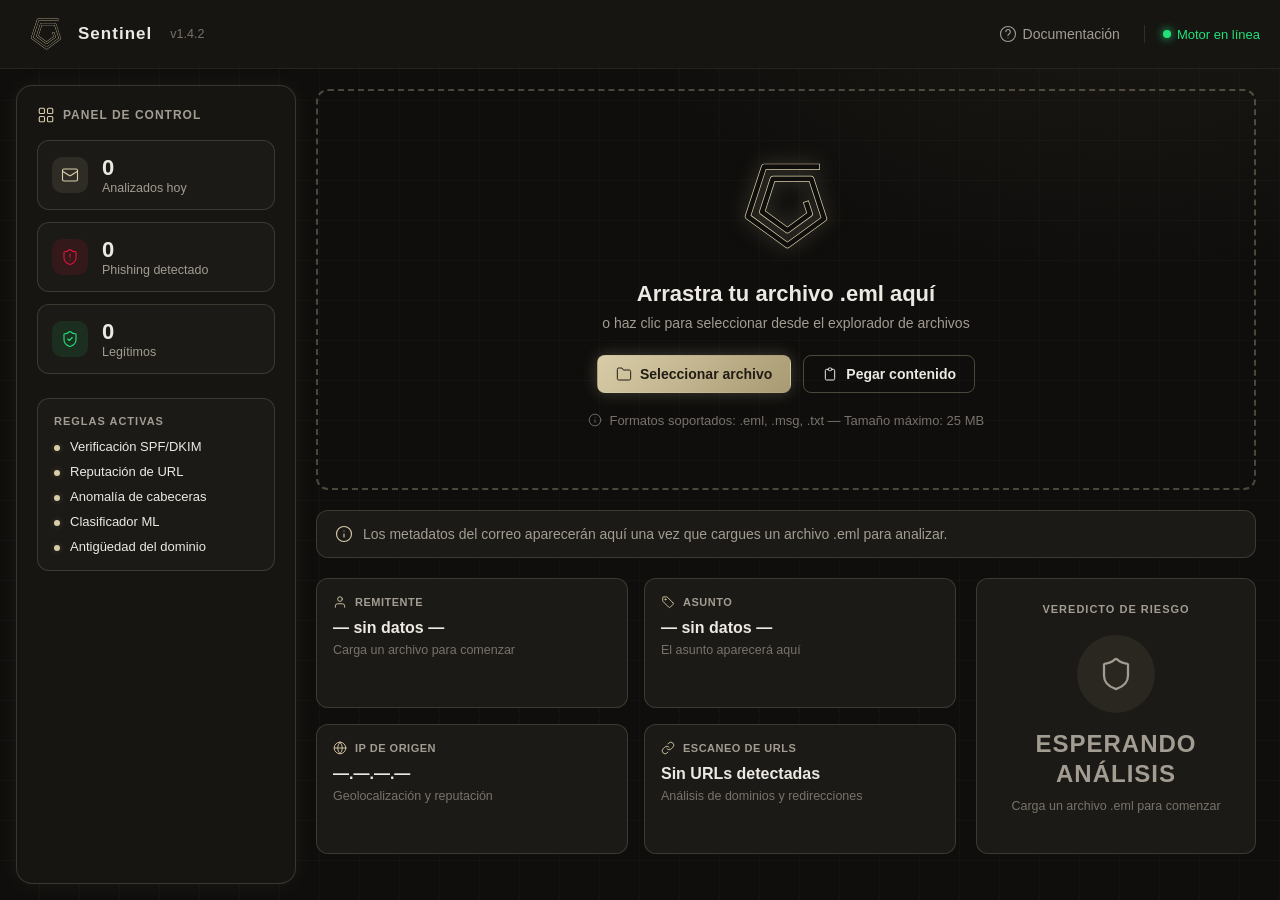
<file: frontend/index.html>
<!DOCTYPE html>
<html lang="es">
<head>
  <meta charset="UTF-8" />
  <meta name="viewport" content="width=device-width, initial-scale=1.0" />
  <title>Sentinel — Analizador de phishing</title>
  <link rel="stylesheet" href="style.css" />
</head>
<body>

  <!-- Barra superior -->
  <header class="topbar">
    <div class="topbar-left">
      <div class="logo-trigger">
        <!-- Logo Sentinel: cinta "S" de dos tonos (demo de referencia: frontend/logo.html) -->
        <svg class="logo-svg" viewBox="0 0 200 200" xmlns="http://www.w3.org/2000/svg" aria-label="Sentinel">
          <defs>
            <path id="logo-banda-exterior" pathLength="100" d="M161.8 28.5 L60.1 28.5 L30.6 119.2 L102.6 171.5 L169.4 123.0 L145.8 50.5 L76.1 50.5 L56.5 110.8 L102.6 144.3 L143.5 114.5 L136.0 91.4"/>
            <path id="logo-banda-interior" d="M160.5 28.5 L60.1 28.5 L30.6 119.2 L102.6 171.5 L169.4 123.0 L145.8 50.5 L76.1 50.5 L56.5 110.8 L102.6 144.3 L143.5 114.5 L136.4 92.7"/>
          </defs>
          <use href="#logo-banda-exterior" class="logo-trazo"/>
          <use href="#logo-banda-interior" class="logo-relleno"/>
        </svg>
        <span class="brand">Sentinel</span>
      </div>
      <span class="version">v1.4.2</span>
    </div>
    <div class="topbar-right">
      <button class="topbar-link">
        <svg class="icon" viewBox="0 0 24 24" fill="none" stroke="currentColor" stroke-width="1.5" stroke-linecap="round" stroke-linejoin="round"><circle cx="12" cy="12" r="10"/><path d="M9.09 9a3 3 0 1 1 5.83 1c0 2-3 2-3 4"/><line x1="12" y1="17" x2="12.01" y2="17"/></svg>
        Documentación
      </button>
      <span class="divider"></span>
      <span class="engine-status">
        <span class="status-dot"></span>
        Motor en línea
      </span>
    </div>
  </header>

  <div class="layout">

    <!-- Panel lateral izquierdo -->
    <aside class="sidebar">
      <h2 class="sidebar-title">
        <svg class="icon" viewBox="0 0 24 24" fill="none" stroke="currentColor" stroke-width="1.5" stroke-linecap="round" stroke-linejoin="round"><rect x="3" y="3" width="7" height="7" rx="1.5"/><rect x="14" y="3" width="7" height="7" rx="1.5"/><rect x="14" y="14" width="7" height="7" rx="1.5"/><rect x="3" y="14" width="7" height="7" rx="1.5"/></svg>
        PANEL DE CONTROL
      </h2>

      <div class="stat-card spotlight">
        <div class="stat-icon">
          <svg viewBox="0 0 24 24" fill="none" stroke="currentColor" stroke-width="1.5" stroke-linecap="round" stroke-linejoin="round"><rect x="2" y="4" width="20" height="16" rx="2"/><path d="m22 7-8.97 5.7a1.94 1.94 0 0 1-2.06 0L2 7"/></svg>
        </div>
        <div>
          <div class="stat-number" id="contador-analizados">0</div>
          <div class="stat-label">Analizados hoy</div>
        </div>
      </div>

      <div class="stat-card spotlight">
        <div class="stat-icon stat-icon-danger">
          <svg viewBox="0 0 24 24" fill="none" stroke="currentColor" stroke-width="1.5" stroke-linecap="round" stroke-linejoin="round"><path d="M20 13c0 5-3.5 7.5-7.66 8.95a1 1 0 0 1-.67-.01C7.5 20.5 4 18 4 13V6a1 1 0 0 1 1-1c2 0 4.5-1.2 6.24-2.72a1.17 1.17 0 0 1 1.52 0C14.51 3.81 17 5 19 5a1 1 0 0 1 1 1z"/><path d="M12 8v4"/><path d="M12 16h.01"/></svg>
        </div>
        <div>
          <div class="stat-number" id="contador-phishing">0</div>
          <div class="stat-label">Phishing detectado</div>
        </div>
      </div>

      <div class="stat-card spotlight">
        <div class="stat-icon stat-icon-success">
          <svg viewBox="0 0 24 24" fill="none" stroke="currentColor" stroke-width="1.5" stroke-linecap="round" stroke-linejoin="round"><path d="M20 13c0 5-3.5 7.5-7.66 8.95a1 1 0 0 1-.67-.01C7.5 20.5 4 18 4 13V6a1 1 0 0 1 1-1c2 0 4.5-1.2 6.24-2.72a1.17 1.17 0 0 1 1.52 0C14.51 3.81 17 5 19 5a1 1 0 0 1 1 1z"/><path d="m9 12 2 2 4-4"/></svg>
        </div>
        <div>
          <div class="stat-number" id="contador-legitimos">0</div>
          <div class="stat-label">Legítimos</div>
        </div>
      </div>

      <div class="rules-card">
        <h3 class="rules-title">REGLAS ACTIVAS</h3>
        <ul class="rules-list">
          <li><span class="rule-dot"></span>Verificación SPF/DKIM</li>
          <li><span class="rule-dot"></span>Reputación de URL</li>
          <li><span class="rule-dot"></span>Anomalía de cabeceras</li>
          <li><span class="rule-dot"></span>Clasificador ML</li>
          <li><span class="rule-dot"></span>Antigüedad del dominio</li>
        </ul>
      </div>
    </aside>

    <!-- Contenido principal -->
    <main class="content">

      <!-- Zona de carga -->
      <section class="dropzone" id="dropzone">

        <div class="dropzone-normal">
          <!-- Logo Sentinel (versión grande para la zona de arrastre) -->
          <div class="dropzone-logo">
            <svg viewBox="0 0 200 200" xmlns="http://www.w3.org/2000/svg" aria-hidden="true">
              <defs>
                <path id="dz-banda-exterior" d="M161.8 28.5 L60.1 28.5 L30.6 119.2 L102.6 171.5 L169.4 123.0 L145.8 50.5 L76.1 50.5 L56.5 110.8 L102.6 144.3 L143.5 114.5 L136.0 91.4"/>
                <path id="dz-banda-interior" d="M160.5 28.5 L60.1 28.5 L30.6 119.2 L102.6 171.5 L169.4 123.0 L145.8 50.5 L76.1 50.5 L56.5 110.8 L102.6 144.3 L143.5 114.5 L136.4 92.7"/>
              </defs>
              <use href="#dz-banda-exterior" class="dz-exterior"/>
              <use href="#dz-banda-interior" class="dz-interior"/>
            </svg>
          </div>
          <h1 class="dropzone-title">Arrastra tu archivo .eml aquí</h1>
          <p class="dropzone-subtitle">o haz clic para seleccionar desde el explorador de archivos</p>

          <div class="dropzone-actions">
            <button class="btn btn-primary spotlight" id="btn-seleccionar">
              <svg viewBox="0 0 24 24" fill="none" stroke="currentColor" stroke-width="1.5" stroke-linecap="round" stroke-linejoin="round"><path d="M22 19a2 2 0 0 1-2 2H4a2 2 0 0 1-2-2V5a2 2 0 0 1 2-2h5l2 3h9a2 2 0 0 1 2 2z"/></svg>
              Seleccionar archivo
            </button>
            <button class="btn btn-secondary" id="btn-pegar">
              <svg viewBox="0 0 24 24" fill="none" stroke="currentColor" stroke-width="1.5" stroke-linecap="round" stroke-linejoin="round"><path d="M9 5H7a2 2 0 0 0-2 2v12a2 2 0 0 0 2 2h10a2 2 0 0 0 2-2V7a2 2 0 0 0-2-2h-2M9 5a2 2 0 0 0 2 2h2a2 2 0 0 0 2-2M9 5a2 2 0 0 1 2-2h2a2 2 0 0 1 2 2"/></svg>
              Pegar contenido
            </button>
          </div>

          <p class="dropzone-formats">
            <svg class="icon-inline" viewBox="0 0 24 24" fill="none" stroke="currentColor" stroke-width="1.5" stroke-linecap="round" stroke-linejoin="round"><circle cx="12" cy="12" r="10"/><line x1="12" y1="16" x2="12" y2="12"/><line x1="12" y1="8" x2="12.01" y2="8"/></svg>
            Formatos soportados: .eml, .msg, .txt — Tamaño máximo: 25 MB
          </p>
        </div>

        <!-- Estado de carga (oculto por defecto; se muestra con la clase "analizando") -->
        <div class="dropzone-analizando">
          <div class="puntos-carga">
            <span class="punto"></span>
            <span class="punto"></span>
            <span class="punto"></span>
          </div>
          <p class="analizando-texto">Analizando...</p>
        </div>

        <input type="file" id="input-archivo" accept=".eml,.msg,.txt" hidden />
      </section>

      <!-- Modal para pegar contenido -->
      <div class="modal-overlay" id="modal-pegar" hidden>
        <div class="modal">
          <h3>Pegar contenido del correo</h3>
          <textarea id="textarea-pegar" placeholder="Pega aquí el contenido crudo del .eml..."></textarea>
          <div class="modal-actions">
            <button class="btn btn-secondary" id="btn-cancelar-pegar">Cancelar</button>
            <button class="btn btn-primary" id="btn-confirmar-pegar">Analizar</button>
          </div>
        </div>
      </div>

      <!-- Aviso de estado / metadatos -->
      <div class="info-bar" id="info-bar">
        <span class="info-bar-icons">
          <!-- Icono: información -->
          <svg class="info-icon info-icon-info" viewBox="0 0 24 24" fill="none" stroke="currentColor" stroke-width="1.5" stroke-linecap="round" stroke-linejoin="round"><circle cx="12" cy="12" r="10"/><line x1="12" y1="16" x2="12" y2="12"/><line x1="12" y1="8" x2="12.01" y2="8"/></svg>
          <!-- Icono: reloj (aguja animada durante el análisis) -->
          <svg class="info-icon info-icon-reloj" viewBox="0 0 24 24" fill="none" stroke="currentColor" stroke-width="1.5" stroke-linecap="round" stroke-linejoin="round"><circle cx="12" cy="12" r="10"/><g class="aguja-reloj"><polyline points="12 7 12 12 15.5 13.5"/></g></svg>
          <!-- Icono: check (análisis completado) -->
          <svg class="info-icon info-icon-check" viewBox="0 0 24 24" fill="none" stroke="currentColor" stroke-width="1.5" stroke-linecap="round" stroke-linejoin="round"><circle cx="12" cy="12" r="10"/><path d="m8.5 12.5 2.5 2.5 4.5-5"/></svg>
        </span>
        <span id="info-bar-texto">Los metadatos del correo aparecerán aquí una vez que cargues un archivo .eml para analizar.</span>
      </div>

      <!-- Grid de resultados + veredicto -->
      <div class="results-layout">

        <div class="results-grid">
          <div class="result-card spotlight">
            <h4 class="result-label"><svg class="icon-sm" viewBox="0 0 24 24" fill="none" stroke="currentColor" stroke-width="1.5" stroke-linecap="round" stroke-linejoin="round"><path d="M20 21v-2a4 4 0 0 0-4-4H8a4 4 0 0 0-4 4v2"/><circle cx="12" cy="7" r="4"/></svg>REMITENTE</h4>
            <div class="result-value" id="valor-remitente">— sin datos —</div>
            <div class="result-hint" id="hint-remitente">Carga un archivo para comenzar</div>
          </div>

          <div class="result-card spotlight">
            <h4 class="result-label"><svg class="icon-sm" viewBox="0 0 24 24" fill="none" stroke="currentColor" stroke-width="1.5" stroke-linecap="round" stroke-linejoin="round"><path d="M20.59 13.41 11 3.83A2 2 0 0 0 9.59 3.24H4a1 1 0 0 0-1 1v5.59a2 2 0 0 0 .59 1.41l9.58 9.58a2 2 0 0 0 2.82 0l4.6-4.6a2 2 0 0 0 0-2.82Z"/><circle cx="7.5" cy="7.5" r="1"/></svg>ASUNTO</h4>
            <div class="result-value" id="valor-asunto">— sin datos —</div>
            <div class="result-hint">El asunto aparecerá aquí</div>
          </div>

          <div class="result-card spotlight">
            <h4 class="result-label"><svg class="icon-sm" viewBox="0 0 24 24" fill="none" stroke="currentColor" stroke-width="1.5" stroke-linecap="round" stroke-linejoin="round"><circle cx="12" cy="12" r="10"/><line x1="2" y1="12" x2="22" y2="12"/><path d="M12 2a15.3 15.3 0 0 1 4 10 15.3 15.3 0 0 1-4 10 15.3 15.3 0 0 1-4-10 15.3 15.3 0 0 1 4-10Z"/></svg>IP DE ORIGEN</h4>
            <div class="result-value" id="valor-ip">—.—.—.—</div>
            <div class="result-hint">Geolocalización y reputación</div>
          </div>

          <div class="result-card spotlight">
            <h4 class="result-label"><svg class="icon-sm" viewBox="0 0 24 24" fill="none" stroke="currentColor" stroke-width="1.5" stroke-linecap="round" stroke-linejoin="round"><path d="M10 13a5 5 0 0 0 7.54.54l3-3a5 5 0 0 0-7.07-7.07l-1.72 1.71"/><path d="M14 11a5 5 0 0 0-7.54-.54l-3 3a5 5 0 0 0 7.07 7.07l1.71-1.71"/></svg>ESCANEO DE URLS</h4>
            <div class="result-value" id="valor-urls">Sin URLs detectadas</div>
            <div class="result-hint">Análisis de dominios y redirecciones</div>
          </div>
        </div>

        <div class="verdict-card" id="verdict-card">
          <h3 class="verdict-title">VEREDICTO DE RIESGO</h3>
          <div class="verdict-icon" id="verdict-icon">
            <svg viewBox="0 0 24 24" fill="none" stroke="currentColor" stroke-width="1.5" stroke-linecap="round" stroke-linejoin="round"><path d="M20 13c0 5-3.5 7.5-7.66 8.95a1 1 0 0 1-.67-.01C7.5 20.5 4 18 4 13V6a1 1 0 0 1 1-1c2 0 4.5-1.2 6.24-2.72a1.17 1.17 0 0 1 1.52 0C14.51 3.81 17 5 19 5a1 1 0 0 1 1 1z"/></svg>
          </div>
          <div class="verdict-text" id="verdict-text">Esperando<br>análisis</div>
          <p class="verdict-hint" id="verdict-hint">Carga un archivo .eml para comenzar</p>
          <div class="verdict-meter" id="verdict-meter" hidden>
            <div class="verdict-meter-fill" id="verdict-meter-fill"></div>
          </div>
        </div>

      </div>
    </main>
  </div>

  <script src="app.js"></script>
</body>
</html>
</file>
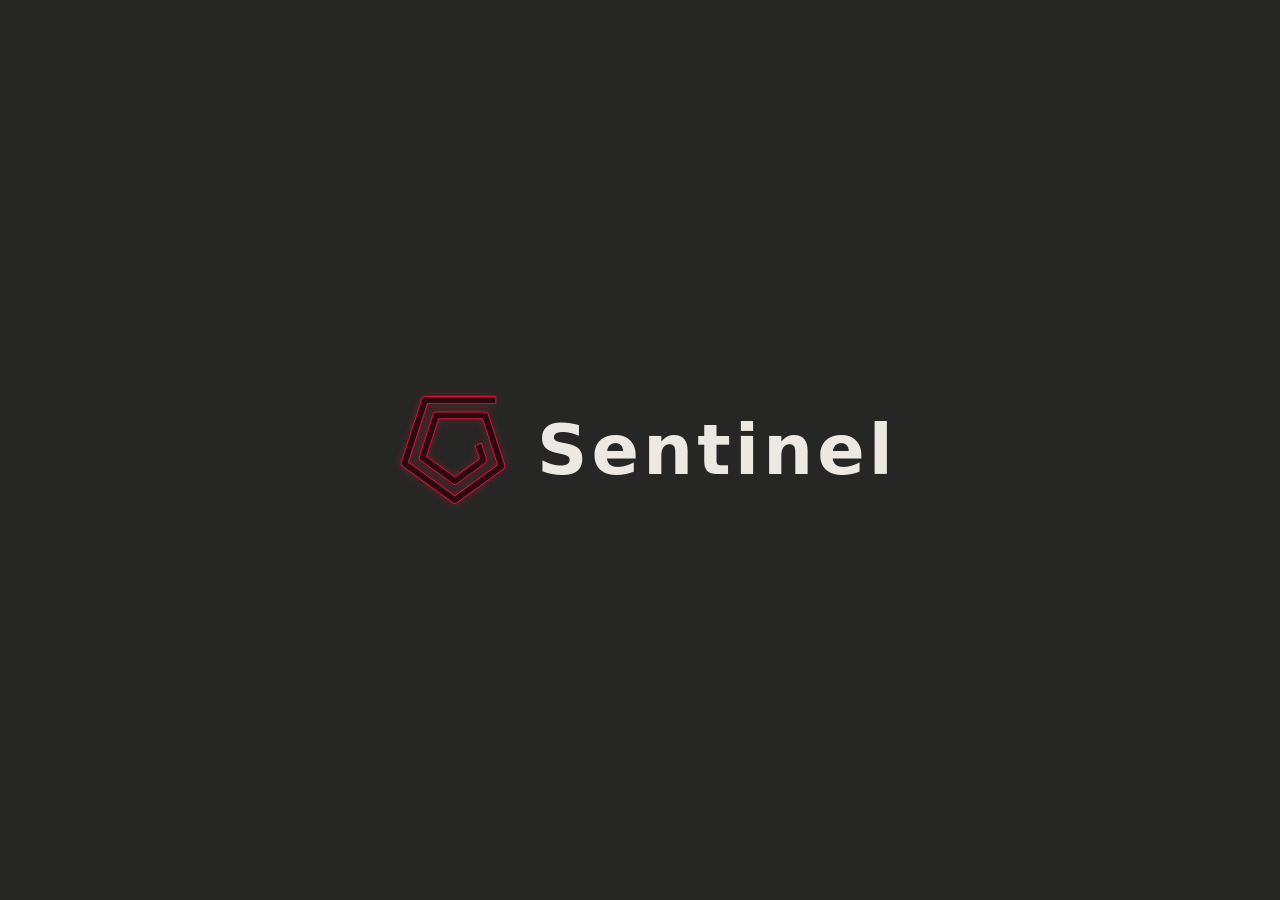
<file: frontend/logo.html>
<!DOCTYPE html>
<html lang="es">
<head>
  <meta charset="UTF-8">
  <meta name="viewport" content="width=device-width, initial-scale=1">
  <title>Sentinel — Logo</title>
  <style>
    :root {
      --crimson: #dc143c;       /* contorno del logo */
      --logo-fill: #2a0a10;     /* relleno oscuro de la banda */
      --logo-size: 64px;        /* tamaño del icono */
      --bg-demo: #262624;
      --text-main: #ece9e2;
    }

    .sentinel-logo {
      display: inline-flex;
      align-items: center;
      gap: 14px;
      text-decoration: none;
      user-select: none;
    }

    .sentinel-logo__icon {
      width: var(--logo-size);
      height: var(--logo-size);
      overflow: visible;
      filter: drop-shadow(0 0 4px rgba(220, 20, 60, 0.35));
      transition: filter .3s ease, transform .3s ease;
    }

    /* Banda: contorno rojo + relleno oscuro encima */
    .sentinel-logo__outline {
      fill: none; stroke: var(--crimson); stroke-width: 11;
      stroke-linejoin: round; stroke-linecap: butt;
    }
    .sentinel-logo__inner {
      fill: none; stroke: var(--logo-fill); stroke-width: 8.4;
      stroke-linejoin: round; stroke-linecap: butt;
    }

    .sentinel-logo__name {
      font-family: "Segoe UI", "Inter", system-ui, sans-serif;
      font-size: calc(var(--logo-size) * 0.5);
      font-weight: 600;
      letter-spacing: .06em;
      color: var(--text-main);
      line-height: 1;
    }

    .sentinel-logo:hover .sentinel-logo__icon {
      transform: scale(1.05);
      filter: drop-shadow(0 0 10px rgba(220, 20, 60, 0.7));
    }

    @media (prefers-reduced-motion: reduce) {
      .sentinel-logo__icon { transition: none; }
    }

    /* ===== Solo para la demo ===== */
    body.demo {
      margin: 0; min-height: 100vh;
      display: grid; place-items: center;
      background: var(--bg-demo);
    }
    .demo .sentinel-logo { --logo-size: 140px; }
  </style>
</head>
<body class="demo">

  <!-- ===== LOGO (copia este bloque en tu cabecera) ===== -->
  <a class="sentinel-logo" href="#" aria-label="Sentinel">
    <svg class="sentinel-logo__icon" viewBox="0 0 200 200" xmlns="http://www.w3.org/2000/svg" aria-hidden="true">
      <defs>
        <path id="sentinel-red" d="M161.8 28.5 L60.1 28.5 L30.6 119.2 L102.6 171.5 L169.4 123.0 L145.8 50.5 L76.1 50.5 L56.5 110.8 L102.6 144.3 L143.5 114.5 L136.0 91.4"/>
        <path id="sentinel-dark" d="M160.5 28.5 L60.1 28.5 L30.6 119.2 L102.6 171.5 L169.4 123.0 L145.8 50.5 L76.1 50.5 L56.5 110.8 L102.6 144.3 L143.5 114.5 L136.4 92.7"/>
      </defs>
      <use href="#sentinel-red" class="sentinel-logo__outline"/>
      <use href="#sentinel-dark" class="sentinel-logo__inner"/>
    </svg>
    <span class="sentinel-logo__name">Sentinel</span>
  </a>
  <!-- ===== FIN LOGO ===== -->

</body>
</html>
</file>
<file: frontend/style.css>
/*
 * style.css
 * --------
 * Tema de Sentinel.
 * - Base: grises cálidos muy oscuros (sin negro puro) con retícula tenue.
 * - Acento de UI: beige arena (bordes, iconos, botones, glow).
 * - Alertas: carmesí #DC143C SOLO en phishing, errores y alertas.
 * - Logo: cinta "S" de dos tonos (ver frontend/logo.html como demo).
 * - Todo parametrizado con variables en :root.
 */

@property --angle {
  syntax: "<angle>";
  initial-value: 0deg;
  inherits: false;
}

:root {
  /* Fondos y bordes (grises cálidos muy oscuros, estilo delta.dev) */
  --bg: #0f0e0c;
  --bg-panel: #161512;
  --bg-card: #1c1a16;
  --bg-input: #0b0a09;
  --border: rgba(255, 255, 255, 0.06);
  --border-strong: rgba(255, 255, 255, 0.11);

  /* Acento beige arena (UI general: bordes, iconos, botones, glow) */
  --beige: #d9cda9;
  --beige-strong: #ece3c8;
  --beige-dark: #a89a72;
  --beige-dim: rgba(217, 205, 169, 0.45);
  --beige-soft: rgba(217, 205, 169, 0.3);
  --beige-faint: rgba(217, 205, 169, 0.18);
  --beige-glow: rgba(217, 205, 169, 0.25);

  /* Alertas: carmesí SOLO para phishing, errores y alertas */
  --crimson: #dc143c;
  --crimson-dark: #8a0303;
  --crimson-glow: rgba(220, 20, 60, 0.35);
  --crimson-soft: rgba(220, 20, 60, 0.55);
  --crimson-live: rgba(220, 20, 60, 0.9);

  /* Texto */
  --text: #ece9e2;
  --text-dim: #a29c92;
  --text-faint: #78726a;

  /* Colores de veredicto */
  --verdict-phishing: #ff2d55;
  --verdict-sospechoso: #ffa31a;
  --verdict-legitimo: #22e07a;

  --green: #22e07a;
  --radius: 12px;
  --radius-panel: 16px;

  /* Curvas de movimiento (delta.dev + Caelestia) */
  --ease-out: cubic-bezier(0.16, 1, 0.3, 1);   /* expo-out fluido (delta.dev) */
  --ease-spring: cubic-bezier(0.34, 1.56, 0.64, 1); /* resorte con overshoot (Caelestia) */
}

* {
  box-sizing: border-box;
}

body {
  margin: 0;
  height: 100vh;
  overflow: hidden;
  display: flex;
  flex-direction: column;
  /* Fondo oscuro cálido con retícula tenue (40px) y halo beige difuminado */
  background:
    radial-gradient(900px 620px at 88% -12%, rgba(217, 205, 169, 0.07), transparent 62%),
    repeating-linear-gradient(0deg, transparent 0 39px, rgba(255, 255, 255, 0.02) 39px 40px),
    repeating-linear-gradient(90deg, transparent 0 39px, rgba(255, 255, 255, 0.02) 39px 40px),
    var(--bg);
  color: var(--text);
  font-family: "Segoe UI", -apple-system, BlinkMacSystemFont, sans-serif;
  font-size: 14px;
}

/* ---------- Scrollbar personalizada (fina, beige) ---------- */

::-webkit-scrollbar {
  width: 8px;
  height: 8px;
}

::-webkit-scrollbar-track {
  background: transparent;
}

::-webkit-scrollbar-thumb {
  background: linear-gradient(180deg, var(--beige-dark), #7e7354);
  border-radius: 999px;
}

::-webkit-scrollbar-thumb:hover {
  background: var(--beige);
}

/* ---------- Iconos base ---------- */

.icon {
  width: 18px;
  height: 18px;
}

.icon-sm {
  width: 14px;
  height: 14px;
  color: var(--text-dim);
}

.icon-inline {
  width: 14px;
  height: 14px;
  vertical-align: -2px;
  margin-right: 4px;
}

/* ---------- Barra superior ---------- */

.topbar {
  display: flex;
  align-items: center;
  justify-content: space-between;
  padding: 10px 20px;
  border-bottom: 1px solid var(--border);
  background: var(--bg-panel);
  flex-shrink: 0;
}

.topbar-left {
  display: flex;
  align-items: center;
  gap: 12px;
}

/* ---------- Logo Sentinel (cinta "S" de dos tonos) ---------- */

.logo-trigger {
  display: flex;
  align-items: center;
  gap: 12px;
  padding: 4px 6px;
  border-radius: 10px;
}

.logo-svg {
  width: 40px;
  height: 40px;
  overflow: visible;
  /* (E) Respiro del glow */
  animation: logo-respiro 5s ease-in-out infinite;
}

/* Trazo exterior: banda beige; se dibuja al cargar y en hover */
.logo-trazo {
  fill: none;
  stroke: var(--beige);
  stroke-width: 11;
  stroke-linejoin: round;
  stroke-linecap: butt;
  stroke-dasharray: 100;
  stroke-dashoffset: 0;
  animation: trazar 1.6s cubic-bezier(0.45, 0, 0.2, 1) 0.3s backwards;
}

.logo-trigger:hover .logo-trazo {
  animation: trazar 1.1s cubic-bezier(0.45, 0, 0.2, 1);
}

/* Trazo interior: del color del panel — crea el efecto de cinta */
.logo-relleno {
  fill: none;
  stroke: var(--bg-panel);
  stroke-width: 8.4;
  stroke-linejoin: round;
  stroke-linecap: butt;
  animation: aparecer 0.3s var(--ease-out) 1.5s backwards;
}

/* (A) Lift 3D estilo delta.dev al hacer hover (sombra dura de acento) */
.logo-trigger:hover .logo-svg {
  animation: delta-lift 1.1s var(--ease-out);
}

@keyframes trazar {
  0% { stroke-dashoffset: 100; opacity: 0.2; }
  12% { opacity: 1; }
  70% { stroke-dashoffset: 0; }
  100% { stroke-dashoffset: 0; }
}

@keyframes delta-lift {
  0% {
    filter: drop-shadow(0 0 6px var(--beige-glow));
    transform: perspective(400px) rotateX(0) rotateY(0) translateY(0);
  }
  46% {
    filter: drop-shadow(-4px 6px 0 rgba(217, 205, 169, 0.5));
    transform: perspective(400px) rotateX(3deg) rotateY(-4deg) translateY(-3px);
  }
  100% {
    filter: drop-shadow(0 0 6px var(--beige-glow));
    transform: perspective(400px) rotateX(0) rotateY(0) translateY(0);
  }
}

@keyframes logo-respiro {
  0%, 100% { filter: drop-shadow(0 0 5px rgba(217, 205, 169, 0.18)); }
  50% { filter: drop-shadow(0 0 13px rgba(217, 205, 169, 0.4)); }
}

.brand {
  font-weight: 600;
  letter-spacing: 0.06em;
  font-size: 17px;
  color: var(--text);
}

.version {
  color: var(--text-faint);
  font-size: 12.5px;
}

.topbar-right {
  display: flex;
  align-items: center;
  gap: 18px;
}

.topbar-link {
  display: flex;
  align-items: center;
  gap: 6px;
  background: none;
  border: none;
  color: var(--text-dim);
  cursor: pointer;
  font-size: 14px;
  transition: color 0.2s var(--ease-out);
}

.topbar-link:hover {
  color: var(--beige);
}

.divider {
  width: 1px;
  height: 18px;
  background: var(--border-strong);
}

.engine-status {
  display: flex;
  align-items: center;
  gap: 6px;
  color: var(--green);
  font-size: 13px;
}

.status-dot {
  width: 8px;
  height: 8px;
  border-radius: 50%;
  background: var(--green);
  box-shadow: 0 0 8px var(--green);
  /* (E) Respiro del glow */
  animation: punto-respiro 3.5s ease-in-out infinite;
}

@keyframes punto-respiro {
  0%, 100% { box-shadow: 0 0 5px rgba(34, 224, 122, 0.45); }
  50% { box-shadow: 0 0 13px rgba(34, 224, 122, 0.95); }
}

/* ---------- Layout general ---------- */

.layout {
  flex: 1;
  min-height: 0;
  display: grid;
  grid-template-columns: 280px 1fr;
  gap: 16px;
  padding: 16px;
}

/* ---------- Sidebar (panel flotante, fijo e inmóvil) ---------- */

.sidebar {
  background: var(--bg-panel);
  border: 1px solid var(--beige-faint);
  border-radius: var(--radius-panel);
  padding: 20px;
  overflow-y: auto;
  min-height: 0;
  box-shadow: 0 0 22px rgba(217, 205, 169, 0.07);
}

.sidebar-title {
  display: flex;
  align-items: center;
  gap: 8px;
  font-size: 12px;
  letter-spacing: 1px;
  color: var(--text-dim);
  margin: 0 0 16px;
}

.sidebar-title .icon {
  color: var(--beige);
}

.stat-card {
  display: flex;
  align-items: center;
  gap: 14px;
  background: var(--bg-card);
  border: 1px solid var(--beige-faint);
  border-radius: var(--radius);
  padding: 14px;
  margin-bottom: 12px;
}

/* Hover estilo Claude: elevación + icono animado + borde iluminado */
.stat-card {
  transition:
    transform 0.3s var(--ease-spring),
    border-color 0.2s var(--ease-out),
    box-shadow 0.2s var(--ease-out);
}

.stat-card:hover {
  transform: translateY(-2px);
  border-color: var(--beige-dim);
  box-shadow: 0 6px 16px rgba(0, 0, 0, 0.35), 0 0 16px var(--beige-glow);
}

.stat-icon {
  width: 36px;
  height: 36px;
  min-width: 36px;
  border-radius: 10px;
  background: rgba(217, 205, 169, 0.1);
  color: var(--beige);
  display: flex;
  align-items: center;
  justify-content: center;
  transition: transform 0.2s var(--ease-out);
}

.stat-card:hover .stat-icon {
  transform: scale(1.12) rotate(-6deg);
}

.stat-icon svg { width: 18px; height: 18px; }

/* Crimson: SOLO el contador de phishing (alerta) */
.stat-icon-danger { background: rgba(220, 20, 60, 0.12); color: var(--crimson); }
.stat-icon-success { background: rgba(34, 224, 122, 0.1); color: var(--verdict-legitimo); }

.stat-number {
  font-size: 22px;
  font-weight: 700;
}

.stat-label {
  color: var(--text-dim);
  font-size: 12.5px;
}

.rules-card {
  margin-top: 24px;
  background: var(--bg-card);
  border: 1px solid var(--beige-faint);
  border-radius: var(--radius);
  padding: 16px;
}

.rules-title {
  font-size: 11px;
  letter-spacing: 1px;
  color: var(--text-dim);
  margin: 0 0 12px;
}

.rules-list {
  list-style: none;
  margin: 0;
  padding: 0;
  display: flex;
  flex-direction: column;
  gap: 10px;
  font-size: 13px;
  color: var(--text);
}

.rule-dot {
  display: inline-block;
  width: 6px;
  height: 6px;
  border-radius: 50%;
  background: var(--beige);
  box-shadow: 0 0 6px var(--beige-glow);
  margin-right: 10px;
}

/* ---------- Contenido principal (única zona con scroll) ---------- */

.content {
  min-height: 0;
  overflow-y: auto;
  padding: 4px 8px 24px 4px;
  display: flex;
  flex-direction: column;
  gap: 20px;
}

/* ---------- Zona de arrastre ---------- */

.dropzone {
  border: 2px dashed var(--beige-soft);
  border-radius: var(--radius);
  padding: 60px 24px;
  text-align: center;
  transition: border-color 0.15s ease, background 0.15s ease, box-shadow 0.15s ease;
}

.dropzone.dragover {
  border-color: var(--beige);
  background: rgba(217, 205, 169, 0.05);
  box-shadow: inset 0 0 30px var(--beige-glow);
}

/* Logo Sentinel dentro de la zona de arrastre */
.dropzone-logo {
  width: 110px;
  height: 110px;
  margin: 0 auto 20px;
}

.dropzone-logo svg {
  width: 100%;
  height: 100%;
  overflow: visible;
  filter: drop-shadow(0 0 10px var(--beige-glow));
}

.dropzone-logo .dz-exterior {
  fill: none;
  stroke: var(--beige);
  stroke-width: 11;
  stroke-linejoin: round;
  stroke-linecap: butt;
}

.dropzone-logo .dz-interior {
  fill: none;
  stroke: var(--bg);
  stroke-width: 8.4;
  stroke-linejoin: round;
  stroke-linecap: butt;
}

.dropzone-title {
  font-size: 22px;
  margin: 0 0 8px;
}

.dropzone-subtitle {
  color: var(--text-dim);
  margin: 0 0 24px;
}

.dropzone-actions {
  display: flex;
  justify-content: center;
  gap: 12px;
  margin-bottom: 20px;
}

/* Estado de carga de la dropzone: puntos en ola + "Analizando..." */
.dropzone-analizando {
  display: none;
}

.dropzone.analizando .dropzone-normal {
  display: none;
}

.dropzone.analizando .dropzone-analizando {
  display: flex;
  flex-direction: column;
  align-items: center;
  gap: 18px;
  pointer-events: none;
}

.puntos-carga {
  display: flex;
  gap: 10px;
}

.punto {
  width: 12px;
  height: 12px;
  border-radius: 50%;
  background: var(--beige);
  box-shadow: 0 0 10px var(--beige-glow);
  animation: onda-punto 1.2s ease-in-out infinite;
}

.punto:nth-child(2) { animation-delay: 0.15s; }
.punto:nth-child(3) { animation-delay: 0.3s; }

@keyframes onda-punto {
  0%, 100% { transform: translateY(0); opacity: 0.45; }
  50% { transform: translateY(-10px); opacity: 1; }
}

.analizando-texto {
  color: var(--text-dim);
  font-size: 15px;
  margin: 0;
}

/* ---------- Botones ---------- */

.btn {
  display: flex;
  align-items: center;
  gap: 8px;
  border-radius: 8px;
  padding: 10px 18px;
  font-size: 14px;
  font-weight: 600;
  cursor: pointer;
  border: 1px solid transparent;
  transition: background 0.2s var(--ease-out), border-color 0.2s var(--ease-out), box-shadow 0.2s var(--ease-out);
}

.btn svg { width: 16px; height: 16px; }

.btn-primary {
  position: relative;
  overflow: hidden;
  background: linear-gradient(135deg, var(--beige), var(--beige-dark));
  color: #211d14;
  box-shadow: 0 0 16px var(--beige-glow);
  transition:
    transform 0.35s var(--ease-spring),
    box-shadow 0.35s var(--ease-out),
    background 0.35s var(--ease-out);
}

/* (B) Barrido de brillo que cruza el botón al hacer hover */
.btn-primary::after {
  content: "";
  position: absolute;
  top: 0;
  bottom: 0;
  left: -60%;
  width: 50%;
  z-index: 3;
  background: linear-gradient(105deg, transparent, rgba(255, 255, 255, 0.35), transparent);
  transform: skewX(-18deg) translateX(0);
  transition: transform 0.7s var(--ease-out);
  pointer-events: none;
}

.btn-primary:hover {
  background: linear-gradient(135deg, var(--beige-strong), var(--beige));
  box-shadow: 0 0 26px rgba(217, 205, 169, 0.45);
  transform: scale(1.03);
}

.btn-primary:hover::after {
  transform: skewX(-18deg) translateX(360%);
}

.btn-primary:active {
  transform: scale(0.98);
}

.btn-secondary {
  background: transparent;
  border-color: var(--beige-soft);
  color: var(--text);
  transition: border-color 0.2s var(--ease-out), color 0.2s var(--ease-out);
}

.btn-secondary:hover {
  border-color: var(--beige);
  color: var(--beige);
}

.dropzone-formats {
  color: var(--text-faint);
  font-size: 13px;
  margin: 0;
}

/* ---------- Modal "Pegar contenido" ---------- */

.modal-overlay {
  position: fixed;
  inset: 0;
  background: rgba(0, 0, 0, 0.65);
  display: flex;
  align-items: center;
  justify-content: center;
  z-index: 50;
}

.modal-overlay[hidden] { display: none; }

.modal {
  background: var(--bg-card);
  border: 1px solid var(--beige-dim);
  border-radius: var(--radius);
  padding: 20px;
  width: 520px;
  max-width: 90vw;
}

.modal h3 {
  margin: 0 0 12px;
  font-size: 15px;
}

.modal textarea {
  width: 100%;
  height: 200px;
  background: var(--bg-input);
  border: 1px solid var(--border-strong);
  border-radius: 8px;
  color: var(--text);
  padding: 12px;
  font-family: "Consolas", monospace;
  font-size: 13px;
  resize: vertical;
}

.modal textarea:focus {
  outline: none;
  border-color: var(--beige-dim);
  box-shadow: 0 0 12px var(--beige-glow);
}

.modal-actions {
  display: flex;
  justify-content: flex-end;
  gap: 10px;
  margin-top: 16px;
}

/* ---------- Barra de estado / info ---------- */

.info-bar {
  display: flex;
  align-items: center;
  gap: 10px;
  background: var(--bg-card);
  border: 1px solid var(--beige-faint);
  border-radius: var(--radius);
  padding: 14px 18px;
  color: var(--text-dim);
}

/* Contenedor de los 3 iconos posibles (info / reloj / check) */
.info-bar-icons {
  position: relative;
  width: 18px;
  height: 18px;
  min-width: 18px;
}

.info-icon {
  position: absolute;
  inset: 0;
  width: 18px;
  height: 18px;
  opacity: 0;
  transition: opacity 0.2s ease;
}

.info-icon-info { opacity: 1; color: var(--beige); }
.info-icon-reloj { color: var(--beige); }
.info-icon-check { color: var(--verdict-legitimo); }

/* Estado "cargando": reloj girando + luz beige recorriendo el borde */
.info-bar.cargando {
  border-width: 1.5px;
  border-color: transparent;
  background:
    linear-gradient(var(--bg-card), var(--bg-card)) padding-box,
    conic-gradient(
      from var(--angle),
      transparent 0deg 250deg,
      var(--beige-glow) 305deg,
      var(--beige) 345deg,
      transparent 360deg
    ) border-box;
  animation: giro-borde 2.4s linear infinite;
}

@keyframes giro-borde {
  to { --angle: 360deg; }
}

.info-bar.cargando .info-icon-info { opacity: 0; }
.info-bar.cargando .info-icon-reloj { opacity: 1; }

.info-bar.cargando .aguja-reloj {
  transform-origin: 12px 12px;
  animation: girar-aguja 1.2s linear infinite;
}

@keyframes girar-aguja {
  to { transform: rotate(360deg); }
}

/* Estado "completado": check verde, borde normal */
.info-bar.completado .info-icon-info { opacity: 0; }
.info-bar.completado .info-icon-check { opacity: 1; }

/* Estado "error": alerta carmesí */
.info-bar.error {
  border-color: var(--crimson-soft);
  box-shadow: 0 0 14px var(--crimson-glow);
}

.info-bar.error .info-icon-info { color: var(--crimson); }

/* ---------- Resultados ---------- */

.results-layout {
  display: grid;
  grid-template-columns: 1fr 280px;
  gap: 20px;
}

.results-grid {
  display: grid;
  grid-template-columns: 1fr 1fr;
  gap: 16px;
}

.result-card {
  background: var(--bg-card);
  border: 1px solid var(--beige-faint);
  border-radius: var(--radius);
  padding: 16px;
  transition: border-color 0.2s var(--ease-out), box-shadow 0.2s var(--ease-out);
}

.result-card:hover {
  border-color: var(--beige-soft);
  box-shadow: 0 0 14px rgba(217, 205, 169, 0.12);
}

.result-label {
  display: flex;
  align-items: center;
  gap: 8px;
  font-size: 11px;
  letter-spacing: 0.5px;
  color: var(--text-dim);
  margin: 0 0 10px;
}

.result-label .icon-sm {
  color: var(--beige);
}

.result-value {
  font-size: 16px;
  font-weight: 600;
  margin-bottom: 6px;
}

.result-hint {
  color: var(--text-faint);
  font-size: 12.5px;
}

/* ---------- Veredicto de riesgo ---------- */

.verdict-card {
  background: var(--bg-card);
  border: 1.5px solid var(--beige-faint);
  border-radius: var(--radius);
  padding: 24px 20px;
  text-align: center;
  display: flex;
  flex-direction: column;
  align-items: center;
  transition: border-color 0.3s ease, box-shadow 0.3s ease;
}

.verdict-title {
  font-size: 11px;
  letter-spacing: 1px;
  color: var(--text-dim);
  margin: 0 0 20px;
}

.verdict-icon {
  width: 78px;
  height: 78px;
  border-radius: 50%;
  background: rgba(217, 205, 169, 0.07);
  color: var(--text-dim);
  display: flex;
  align-items: center;
  justify-content: center;
  margin-bottom: 16px;
  transition: background 0.3s ease, color 0.3s ease;
}

.verdict-icon svg { width: 36px; height: 36px; }

.verdict-text {
  font-size: 24px;
  font-weight: 800;
  letter-spacing: 1px;
  text-transform: uppercase;
  line-height: 1.25;
  margin: 0 0 10px;
  color: var(--text-dim);
  transition: color 0.3s ease, text-shadow 0.3s ease;
}

.verdict-hint {
  color: var(--text-faint);
  font-size: 12.5px;
  margin: 0 0 16px;
}

/* Crimson: SOLO cuando el correo es phishing (alerta) */
.verdict-card.nivel-phishing {
  border-color: var(--verdict-phishing);
  box-shadow: 0 0 24px rgba(255, 45, 85, 0.35);
}
.verdict-card.nivel-phishing .verdict-icon {
  background: rgba(255, 45, 85, 0.12);
  color: var(--verdict-phishing);
}
.verdict-card.nivel-phishing .verdict-text {
  color: var(--verdict-phishing);
  text-shadow: 0 0 16px rgba(255, 45, 85, 0.55);
}

/* Nivel: sospechoso (ámbar vivo) */
.verdict-card.nivel-sospechoso {
  border-color: var(--verdict-sospechoso);
  box-shadow: 0 0 24px rgba(255, 163, 26, 0.35);
}
.verdict-card.nivel-sospechoso .verdict-icon {
  background: rgba(255, 163, 26, 0.12);
  color: var(--verdict-sospechoso);
}
.verdict-card.nivel-sospechoso .verdict-text {
  color: var(--verdict-sospechoso);
  text-shadow: 0 0 16px rgba(255, 163, 26, 0.55);
}

/* Nivel: legítimo (verde vivo) */
.verdict-card.nivel-legitimo {
  border-color: var(--verdict-legitimo);
  box-shadow: 0 0 24px rgba(34, 224, 122, 0.35);
}
.verdict-card.nivel-legitimo .verdict-icon {
  background: rgba(34, 224, 122, 0.12);
  color: var(--verdict-legitimo);
}
.verdict-card.nivel-legitimo .verdict-text {
  color: var(--verdict-legitimo);
  text-shadow: 0 0 16px rgba(34, 224, 122, 0.55);
}

/* Medidor de nivel de riesgo */
.verdict-meter {
  width: 100%;
  height: 8px;
  border-radius: 999px;
  background: rgba(255, 255, 255, 0.06);
  overflow: hidden;
  margin-top: 4px;
}

.verdict-meter-fill {
  height: 100%;
  width: 0;
  border-radius: 999px;
  background: linear-gradient(90deg, var(--beige-dark), var(--beige));
  box-shadow: 0 0 10px var(--beige-glow);
  transition: width 0.8s var(--ease-out);
}

.verdict-card.nivel-phishing .verdict-meter-fill {
  background: linear-gradient(90deg, #b3122f, var(--verdict-phishing));
  box-shadow: 0 0 10px rgba(255, 45, 85, 0.5);
}

.verdict-card.nivel-sospechoso .verdict-meter-fill {
  background: linear-gradient(90deg, #a35b00, var(--verdict-sospechoso));
  box-shadow: 0 0 10px rgba(255, 163, 26, 0.5);
}

.verdict-card.nivel-legitimo .verdict-meter-fill {
  background: linear-gradient(90deg, #0e7a44, var(--verdict-legitimo));
  box-shadow: 0 0 10px rgba(34, 224, 122, 0.5);
}

/* Animación de entrada (scale/fade) para icono y texto del veredicto */
.aparecer {
  animation: aparecer 0.45s var(--ease-out);
}

@keyframes aparecer {
  from { transform: scale(0.75); opacity: 0; }
  to { transform: scale(1); opacity: 1; }
}

/* ---------- Spotlight que sigue al cursor (estilo Caelestia) ---------- */

.spotlight {
  position: relative;
  isolation: isolate;
}

.spotlight::before {
  content: "";
  position: absolute;
  inset: 0;
  z-index: 1;
  border-radius: inherit;
  background: radial-gradient(220px circle at var(--x, 50%) var(--y, 50%), rgba(217, 205, 169, 0.1), transparent 65%);
  opacity: 0;
  transition: opacity 0.3s var(--ease-out);
  pointer-events: none;
}

.spotlight:hover::before {
  opacity: 1;
}

.spotlight > * {
  position: relative;
  z-index: 2;
}

/* ---------- (D) Entrada escalonada al cargar (estilo Caelestia) ---------- */

@keyframes panel-entrada {
  from { opacity: 0; transform: translateY(14px); }
  to { opacity: 1; transform: translateY(0); }
}

.topbar { animation: panel-entrada 0.55s var(--ease-out) backwards 0.05s; }
.sidebar { animation: panel-entrada 0.55s var(--ease-out) backwards 0.12s; }

.stat-card:nth-of-type(1) { animation: panel-entrada 0.5s var(--ease-out) backwards 0.2s; }
.stat-card:nth-of-type(2) { animation: panel-entrada 0.5s var(--ease-out) backwards 0.28s; }
.stat-card:nth-of-type(3) { animation: panel-entrada 0.5s var(--ease-out) backwards 0.36s; }
.rules-card { animation: panel-entrada 0.5s var(--ease-out) backwards 0.44s; }

.dropzone { animation: panel-entrada 0.5s var(--ease-out) backwards 0.3s; }
.info-bar { animation: panel-entrada 0.5s var(--ease-out) backwards 0.42s; }

.results-grid .result-card:nth-child(1) { animation: panel-entrada 0.5s var(--ease-out) backwards 0.52s; }
.results-grid .result-card:nth-child(2) { animation: panel-entrada 0.5s var(--ease-out) backwards 0.6s; }
.results-grid .result-card:nth-child(3) { animation: panel-entrada 0.5s var(--ease-out) backwards 0.68s; }
.results-grid .result-card:nth-child(4) { animation: panel-entrada 0.5s var(--ease-out) backwards 0.76s; }
.verdict-card { animation: panel-entrada 0.5s var(--ease-out) backwards 0.6s; }

/* ---------- Accesibilidad: respetar prefers-reduced-motion ---------- */

@media (prefers-reduced-motion: reduce) {
  *,
  *::before,
  *::after {
    animation-duration: 0.01ms !important;
    animation-iteration-count: 1 !important;
    transition-duration: 0.01ms !important;
  }
}

/* ---------- Responsive ---------- */

@media (max-width: 900px) {
  .layout {
    grid-template-columns: 1fr;
    grid-template-rows: auto 1fr;
  }
  .sidebar { max-height: 240px; }
  .results-layout { grid-template-columns: 1fr; }
  .results-grid { grid-template-columns: 1fr; }
}
</file>
